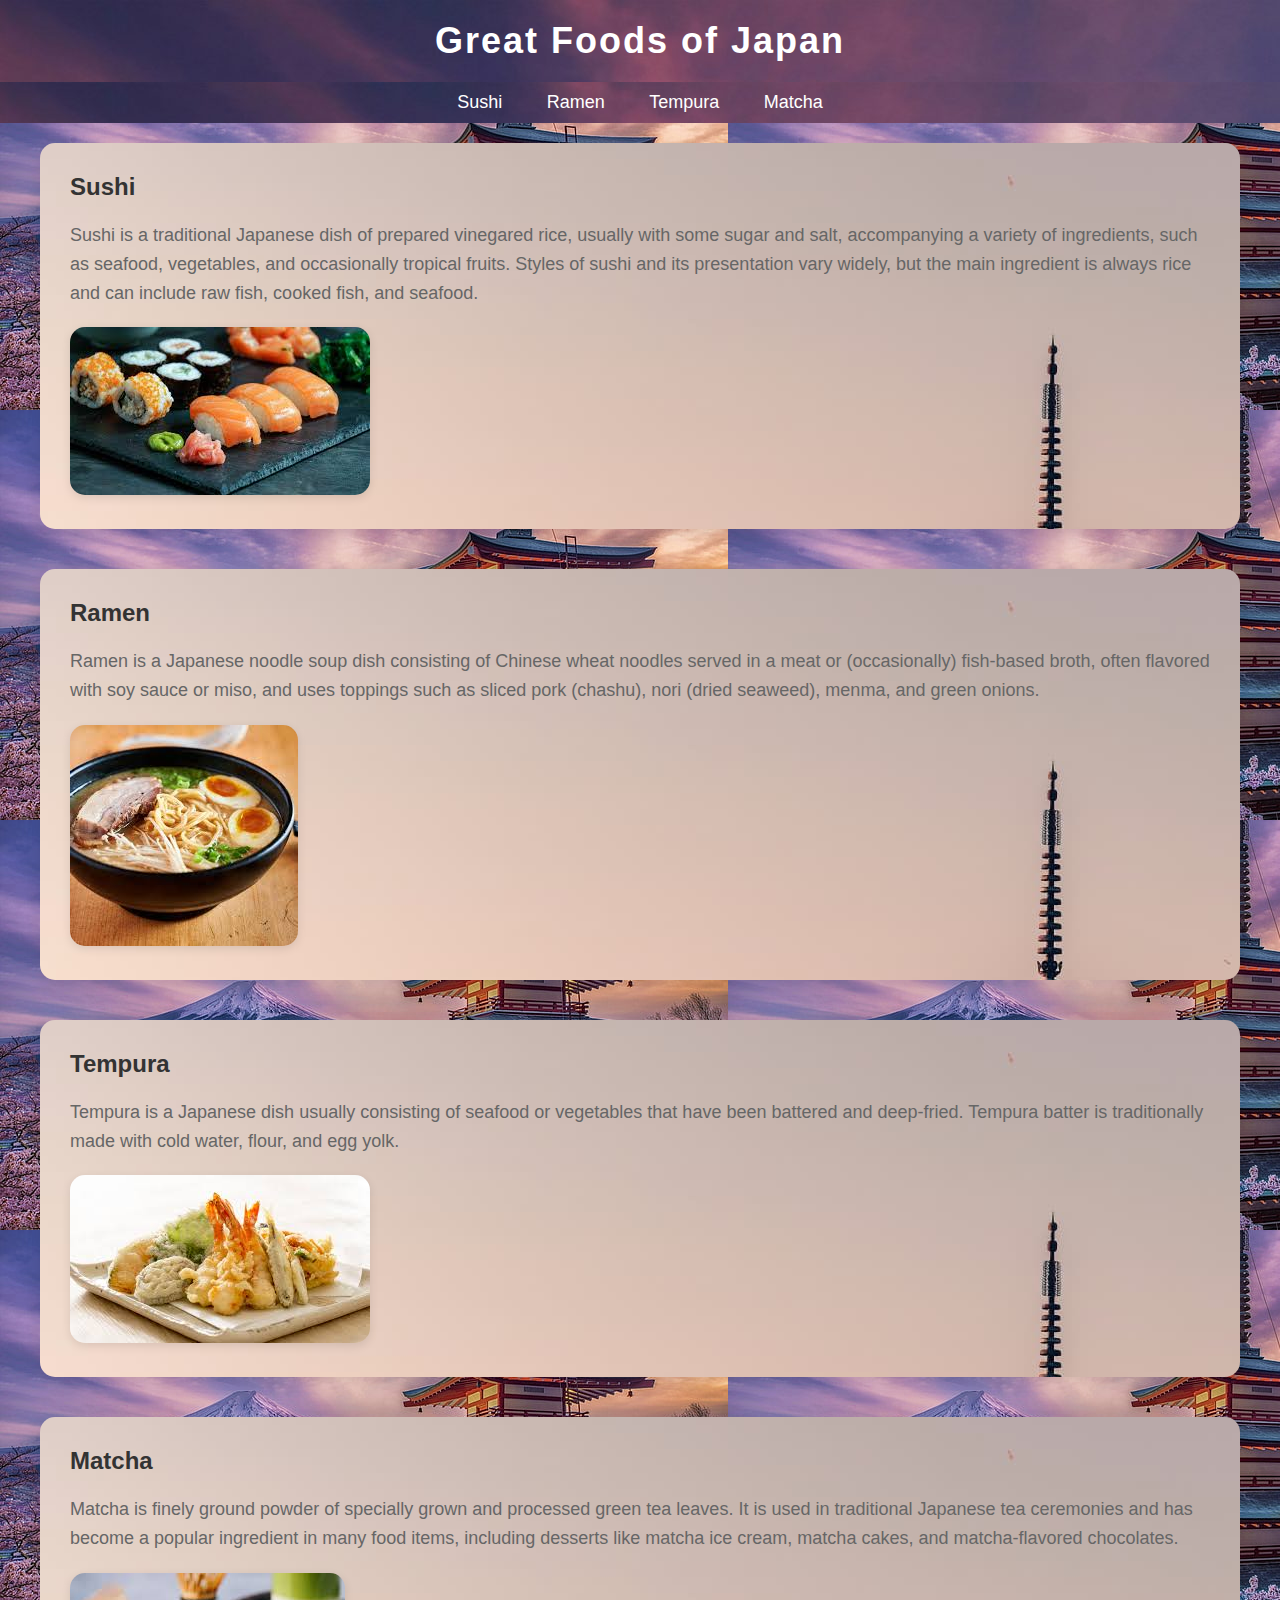
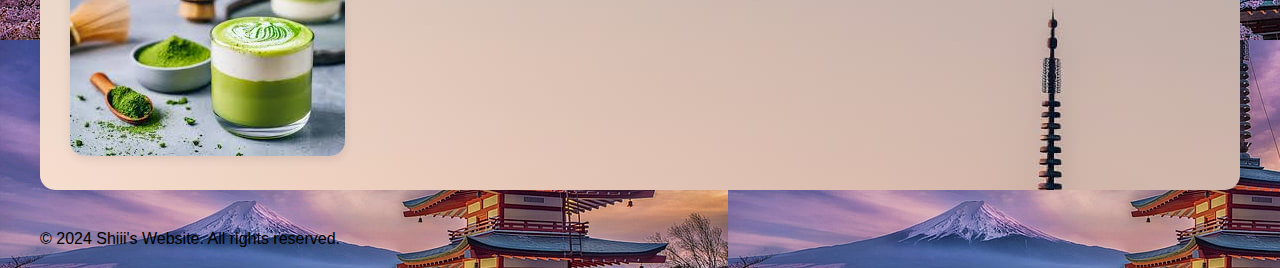
<file: index.html>
<!DOCTYPE html>
<html lang="en">
<head>
    <meta charset="UTF-8">
    <meta name="viewport" content="width=device-width, initial-scale=1.0">
    <title>Great Foods of Japan</title>
    <style>
        body {
            font-family: 'Segoe UI', Tahoma, Geneva, Verdana, sans-serif;
            margin: 0;
            padding: 0;
            background-color: #f8f8f8;
            background: url(japan.png);
        }
        header {
            background-color: burlywood;
            background: url(peace.png);
             background-repeat: no-repeat;
             color: #fff;
            text-align: center;
            padding: 20px 0;
        }
        h1 {
            margin: 0;
            font-size: 36px;
            letter-spacing: 2px;
        }
        nav {
            background-color: wheat;
            background: url(peace.png);
            text-align: center;
            padding: 10px 0;
        }
        nav a {
            color: white;
            text-decoration: none;
            padding: 0 20px;
            font-size: 18px;
            transition: all 0.3s ease;
        }
        nav a:hover {
            color: purple;
        }
        .container {
            max-width: 1200px;
            margin: 20px auto;
            padding: 0 20px;
        }
        .food-item {
            background-color: peachpuff;
            background: url(image.png);
        
            padding: 30px;
            margin-bottom: 40px;
            border-radius: 15px;
            box-shadow: 0 5px 15px rgba(0, 0, 0, 0.1);
            transition: all 0.3s ease;
        }
        .food-item:hover {
            transform: translateY(-5px);
            box-shadow: 0 8px 20px rgba(0, 0, 0, 0.2);
        }
        .food-item h2 {
            margin-top: 0;
            font-size: 24px;
            color: #333;
        }
        .food-item p {
            color: #666;
            font-size: 18px;
            line-height: 1.6;
            margin-bottom: 20px;
        }
        .food-item img {
            max-width: 100%;
            border-radius: 15px;
            box-shadow: 0 3px 10px rgba(0, 0, 0, 0.1);
            transition: all 0.3s ease;
        }
        .food-item img:hover {
            transform: scale(1.02);
            box-shadow: 0 5px 15px rgba(0, 0, 0, 0.2);
        }
    </style>
</head>
<body>

<header>
    <h1>Great Foods of Japan</h1>
</header>

<nav>
    <a href="#sushi">Sushi</a>
    <a href="#ramen">Ramen</a>
    <a href="#tempura">Tempura</a>
    <a href="#matcha">Matcha</a>
</nav>

<div class="container">

    <div id="sushi" class="food-item">
        <h2>Sushi</h2>
        <p>Sushi is a traditional Japanese dish of prepared vinegared rice, usually with some sugar and salt, accompanying a variety of ingredients, such as seafood, vegetables, and occasionally tropical fruits. Styles of sushi and its presentation vary widely, but the main ingredient is always rice and can include raw fish, cooked fish, and seafood.</p>
        <img src="sushi.png" alt="Sushi">
    </div>

    <div id="ramen" class="food-item">
        <h2>Ramen</h2>
        <p>Ramen is a Japanese noodle soup dish consisting of Chinese wheat noodles served in a meat or (occasionally) fish-based broth, often flavored with soy sauce or miso, and uses toppings such as sliced pork (chashu), nori (dried seaweed), menma, and green onions.</p>
        <img src="ramen.png" alt="Ramen">
    </div>

    <div id="tempura" class="food-item">
        <h2>Tempura</h2>
        <p>Tempura is a Japanese dish usually consisting of seafood or vegetables that have been battered and deep-fried. Tempura batter is traditionally made with cold water, flour, and egg yolk.</p>
        <img src="tempura.jpg" alt="Tempura">
    </div>

    <div id="matcha" class="food-item">
        <h2>Matcha</h2>
        <p>Matcha is finely ground powder of specially grown and processed green tea leaves. It is used in traditional Japanese tea ceremonies and has become a popular ingredient in many food items, including desserts like matcha ice cream, matcha cakes, and matcha-flavored chocolates.</p>
        <img src="matcha.jpg" alt="Matcha">
    </div>
    <footer>
        <p><bold>&copy; 2024 Shiii's Website. All rights reserved.</bold></p>
    </footer>

</div>

</body>
</html>
</file>
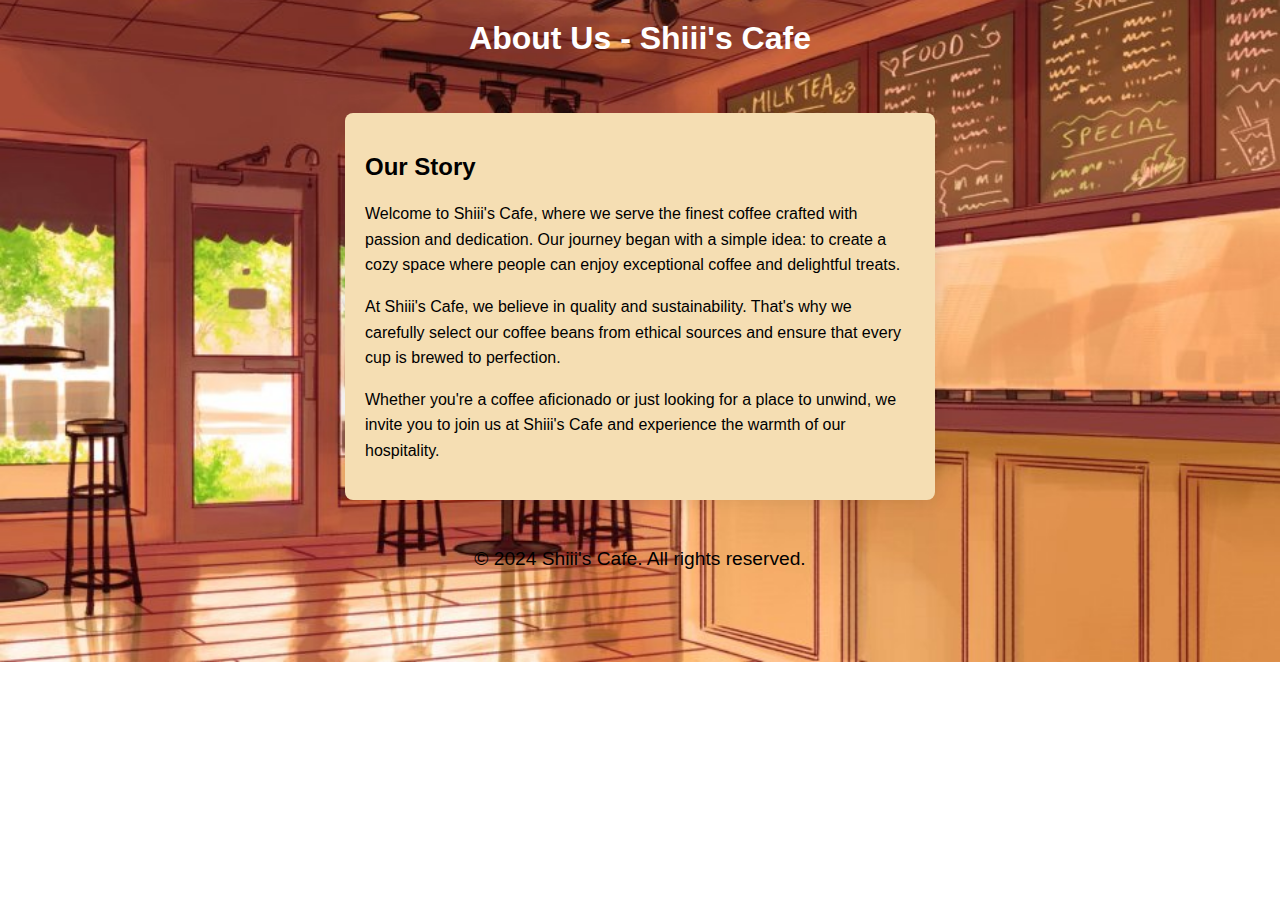
<file: aboutus.html>
<!DOCTYPE html>
<html lang="en">
<head>
    <meta charset="UTF-8">
    <meta name="viewport" content="width=device-width, initial-scale=1.0">
    <title>About Us - Shiii's Cafe</title>
    <style>
        body {
            font-family: Arial, sans-serif;
            margin: 0;
            padding: 0;
            background-color: wheat;
            background: url(re.png);
            background-size: cover;
            background-position: center;
           background-repeat: no-repeat;
        }
        header {
            
            color: white;
            padding: 20px;
            text-align: center;
        }
       
        h1 {
            margin-top: 0;
    
        }
        .container {
            max-width: 550px;
            margin: 15px auto;
            padding: 20px;
            background-color: wheat;
            border-radius: 8px;
            box-shadow: 0 0 20px rgba(0, 0, 0, 0.1);
        }
        p {
            line-height: 1.6;
        }
        footer {
         
            color: black;
            padding: 10px 0;
            text-align: center;
            font-size: larger;
        }
    </style>
</head>
<body>

<header>
    <h1>About Us - Shiii's Cafe</h1>
</header>

<div class="container">
    <h2>Our Story</h2>
    <p>Welcome to Shiii's Cafe, where we serve the finest coffee crafted with passion and dedication. Our journey began with a simple idea: to create a cozy space where people can enjoy exceptional coffee and delightful treats.</p>
    <p>At Shiii's Cafe, we believe in quality and sustainability. That's why we carefully select our coffee beans from ethical sources and ensure that every cup is brewed to perfection.</p>
    <p>Whether you're a coffee aficionado or just looking for a place to unwind, we invite you to join us at Shiii's Cafe and experience the warmth of our hospitality.</p>
</div>

<footer>
    <p><bold>&copy; 2024 Shiii's Cafe. All rights reserved.</bold></p>
</footer>

</body>
</html>
</file>
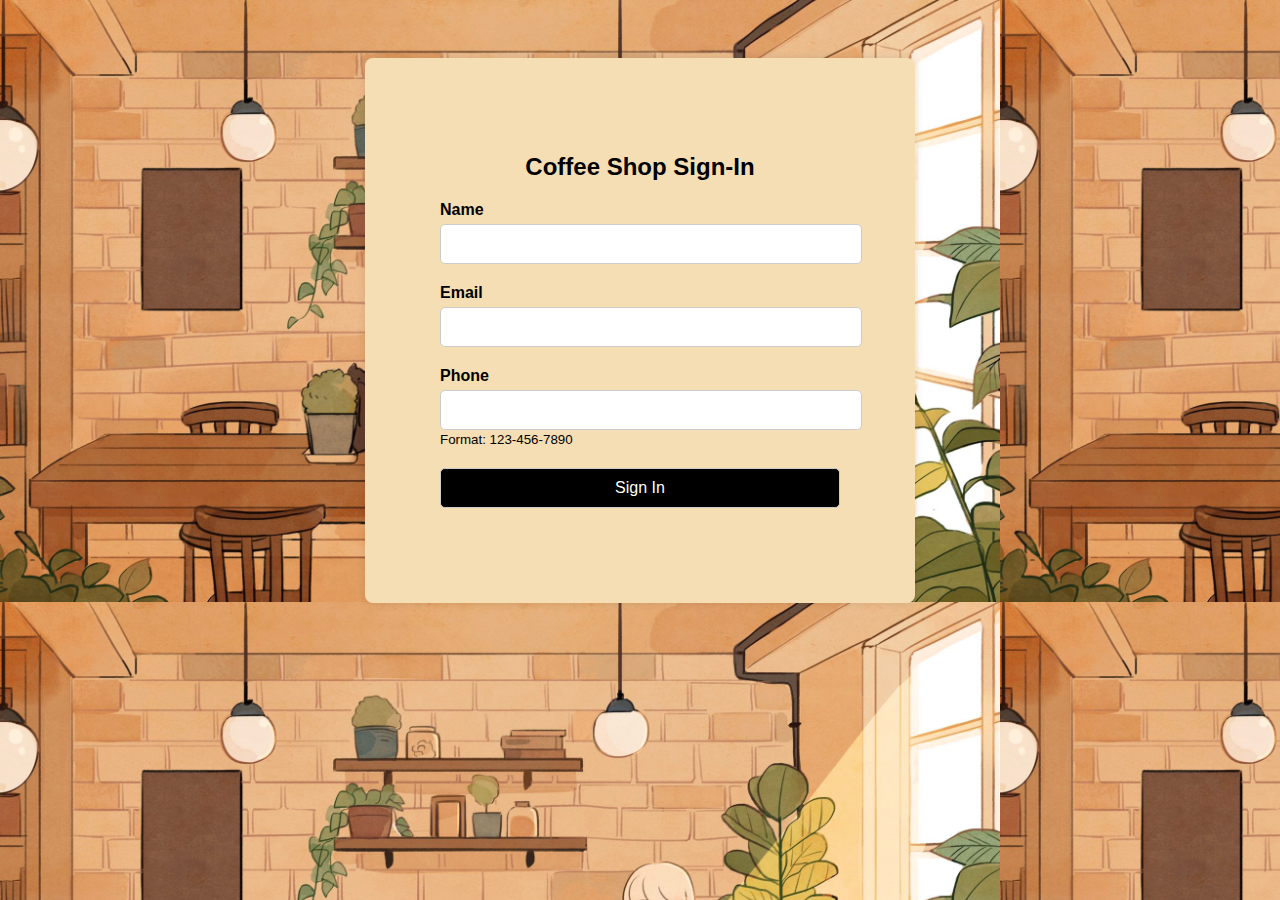
<file: signin.html>
<!DOCTYPE html>
<html lang="en">
<head>
    <meta charset="UTF-8">
    <meta name="viewport" content="width=device-width, initial-scale=1.0">
    <title>Coffee Shop Sign-In</title>
    <style>
        body {
            font-family: Arial, sans-serif;
            background-color: #f3f3f3;
            padding: 50px;
            background: url(b.png);
        }
        .container {
            max-width: 400px;
            margin: 0 auto;
            background-color: wheat;
            padding: 75px;
            border-radius: 8px;
            box-shadow: 0 0 10px rgba(0, 0, 0, 0.1);
        }
        h2 {
            text-align: center;
        }
        .input-group {
            margin-bottom: 20px;
        }
        .input-group label {
            display: block;
            margin-bottom: 5px;
            font-weight: bold;
        }
        .input-group input {
            width: 100%;
            padding: 10px;
            font-size: 16px;
            color: black;
            border-radius: 5px;
            border: 1px solid #ccc;
        }
        .input-group input[type="submit"] {
            background-color: black;
            color: #fff;
            cursor: pointer;
        }
        .input-group input[type="submit"]:hover {
            background-color: grey;
        }
    </style>
</head>
<body>
    <div class="container">
        <h2>Coffee Shop Sign-In</h2>
        <form action="file:///C:/Users/USER/Desktop/Apple%20Folders/Shane's%20Website/index.html" method="post">
            <div class="input-group">
                <label for="name">Name</label>
                <input type="text" id="name" name="name" required>
            </div>
            <div class="input-group">
                <label for="email">Email</label>
                <input type="email" id="email" name="email" required>
            </div>
            <div class="input-group">
                <label for="phone">Phone</label>
                <input type="tel" id="phone" name="phone" pattern="[0-9]{3}-[0-9]{3}-[0-9]{4}" required>
                <small>Format: 123-456-7890</small>
            </div>
            <div class="input-group">
                <input type="submit" value="Sign In">
                <a href="file:///C:/Users/USER/Desktop/Apple%20Folders/Shane's%20Website/index.html"></a>
            </div>
        </form>
    </div>
</body>
</html>
</file>
